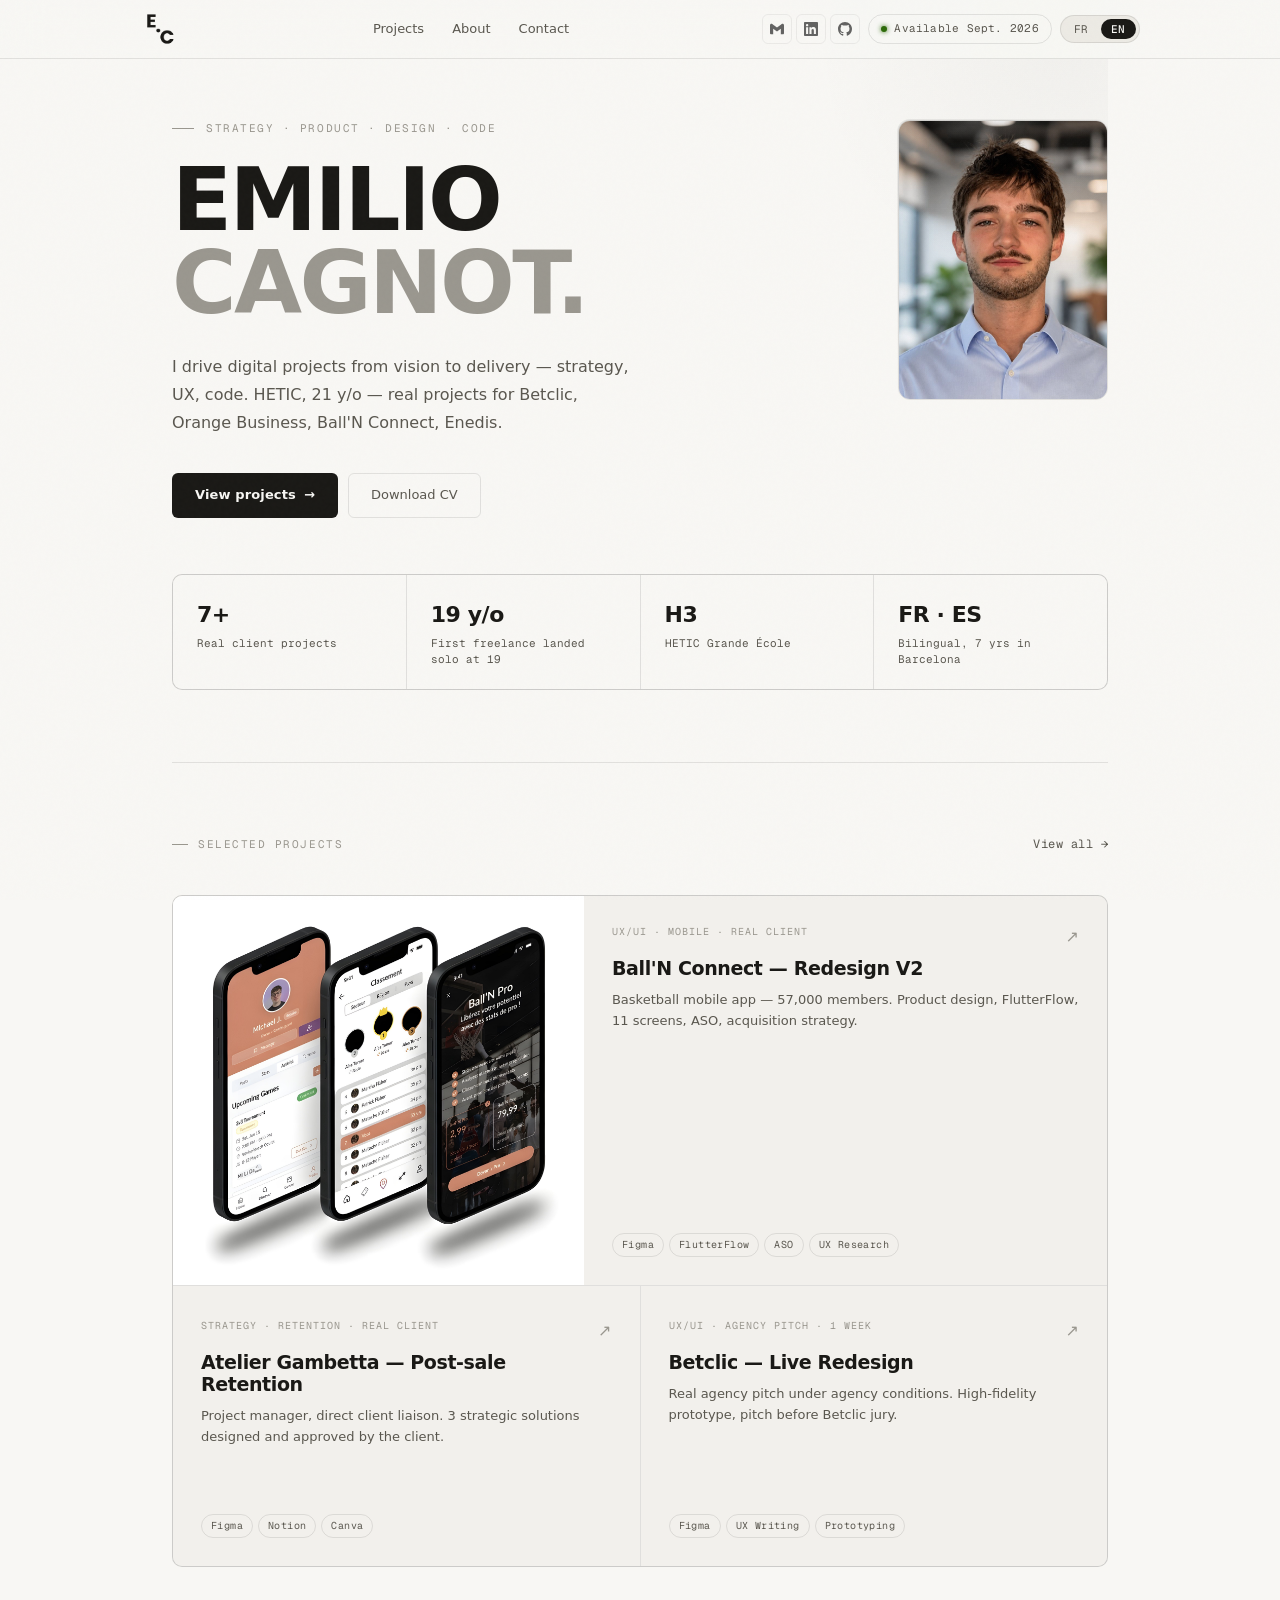
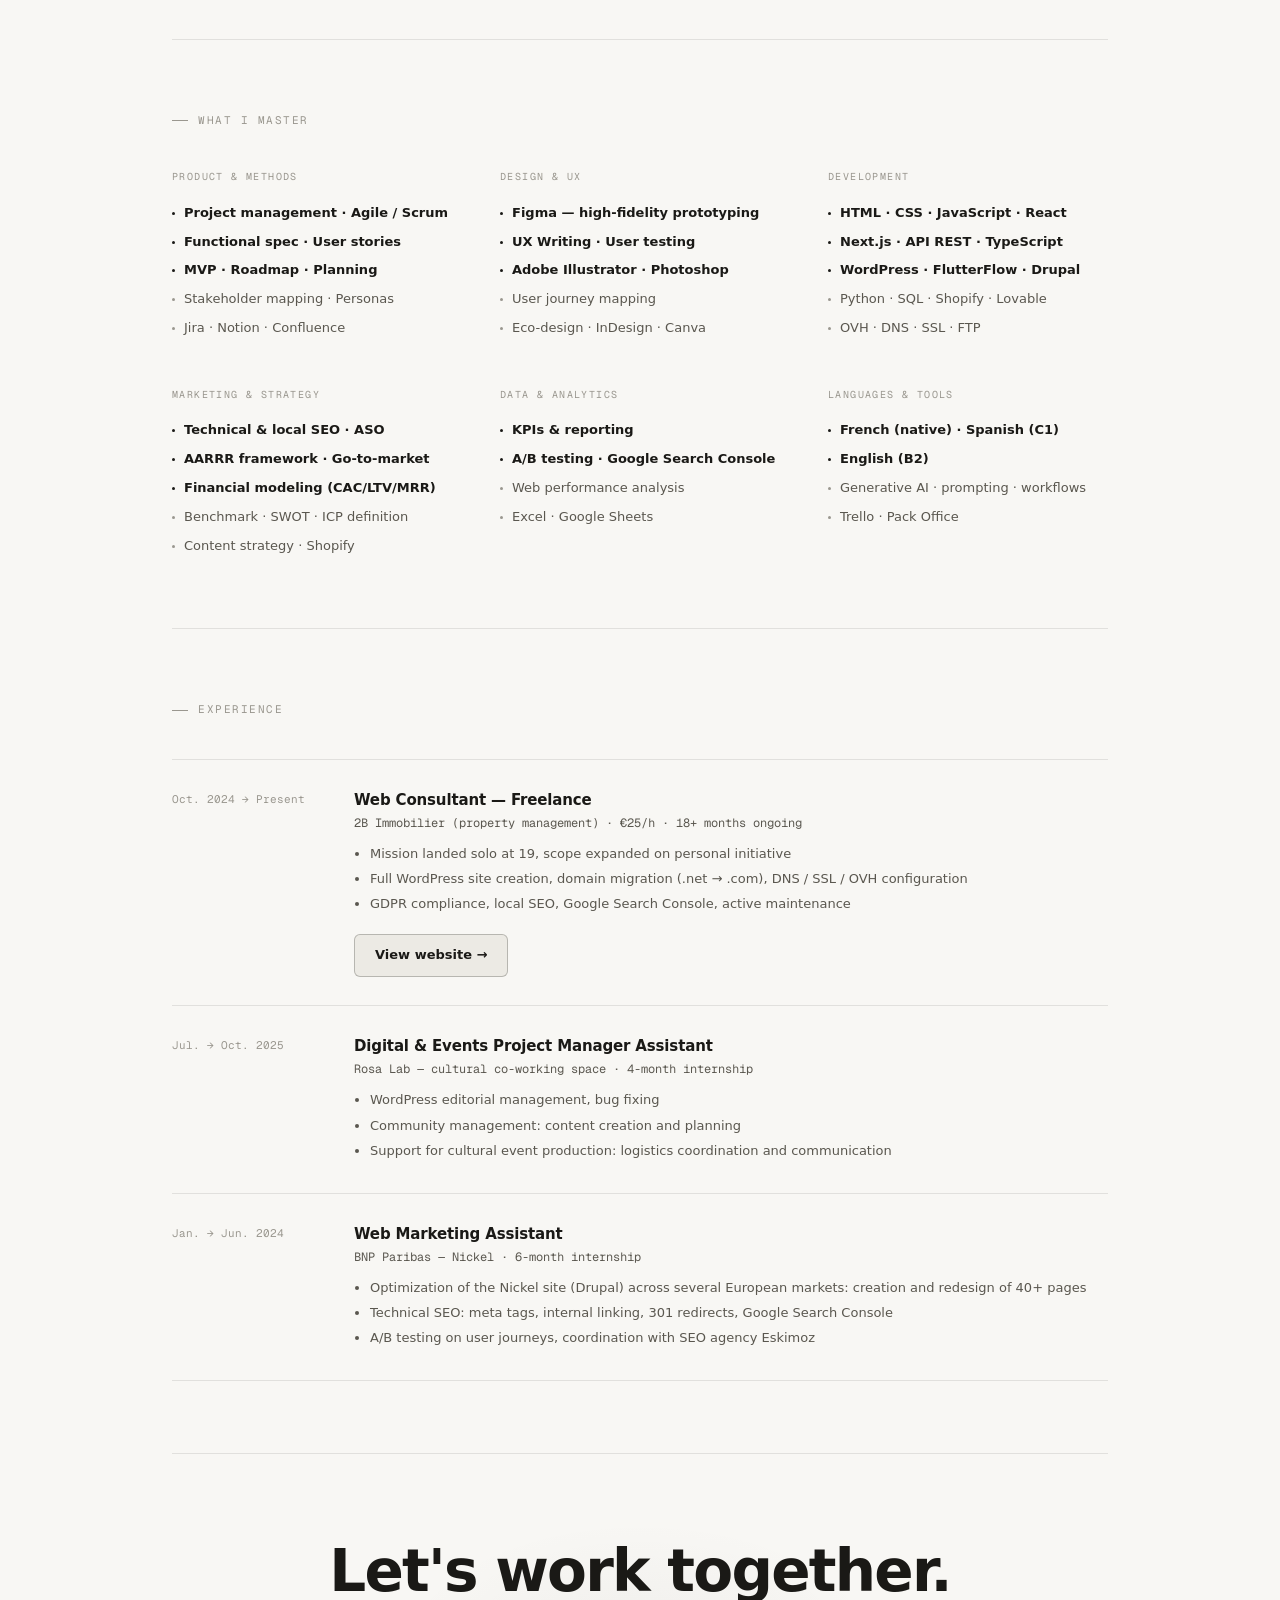
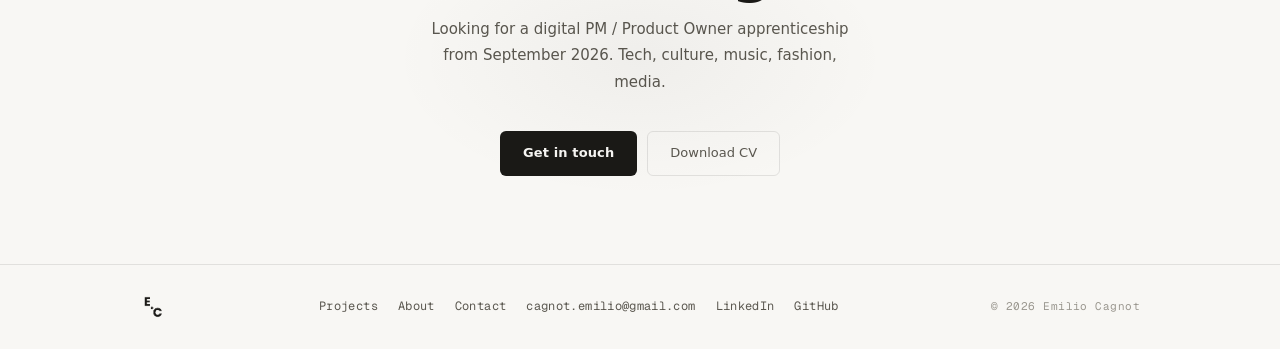
<file: index.html>
<!DOCTYPE html>
<html lang="en">
<head>
  <meta charset="UTF-8" />
  <meta name="viewport" content="width=device-width, initial-scale=1.0" />
  <title>Emilio Cagnot — Digital Project Manager & Product Owner</title>
  <meta name="description" content="Portfolio of Emilio Cagnot, 21, HETIC. Hybrid profile: strategy, UX design, and front-end development. Real projects for Betclic, Orange Business, Ball'N Connect, Enedis. Available for apprenticeship Sept. 2026." />
  <meta name="keywords" content="Emilio Cagnot, digital project manager, product owner, UX designer, HETIC, portfolio, apprenticeship 2026" />
  <meta name="author" content="Emilio Cagnot" />
  <meta name="robots" content="index, follow" />
  <meta property="og:title" content="Emilio Cagnot — Digital Project Manager & Product Owner" />
  <meta property="og:description" content="Portfolio of Emilio Cagnot — Hybrid profile: strategy, UX, code. Real projects for Betclic, Orange Business, Ball'N Connect, Enedis." />
  <meta property="og:image" content="assets/emilio.png" />
  <meta property="og:type" content="website" />
  <meta name="twitter:card" content="summary_large_image" />
  <link rel="canonical" href="https://poltn.github.io/Portfolio/" />
  <link rel="icon" type="image/png" href="assets/logo-final.png" />
  <link rel="stylesheet" href="style.css" />
</head>
<body>
<div class="cursor"></div>
<div class="cursor-ring"></div>

<nav>
  <div class="nav-inner">
    <a href="index.html" class="nav-logo">
      <img src="assets/logo-final.png" alt="Emilio Cagnot" />
    </a>
    <div class="nav-links">
      <a href="projects.html" data-i18n="nav.projects">Projects</a>
      <a href="about.html" data-i18n="nav.about">About</a>
      <a href="contact.html" data-i18n="nav.contact">Contact</a>
    </div>
    <div class="nav-right">
      <div class="nav-social">
        <a href="mailto:cagnot.emilio@gmail.com" title="Gmail" target="_blank"><img src="assets/icons/gmail.svg" alt="Gmail" /></a>
        <a href="https://linkedin.com/in/emilio-cagnot-821759236/" title="LinkedIn" target="_blank" rel="noopener"><img src="assets/icons/linkedin.svg" alt="LinkedIn" /></a>
        <a href="https://github.com/PoltN" title="GitHub" target="_blank" rel="noopener"><img src="assets/icons/github.svg" alt="GitHub" /></a>
      </div>
      <div class="badge-available"><span class="dot"></span><span data-i18n="nav.available">Available Sept. 2026</span></div>
      <div class="lang-toggle">
        <button class="lang-btn" data-lang="fr">FR</button>
        <button class="lang-btn active" data-lang="en">EN</button>
      </div>
    </div>
  </div>
</nav>

<main>
<div class="container">

  <section class="hero">
    <div class="hero-top">
      <div class="hero-left">
        <p class="hero-tag reveal" data-i18n="hero.tag">Strategy · Product · Design · Code</p>
        <h1 class="reveal reveal-d1">
          <span data-i18n="hero.h1a">EMILIO</span><br>
          <span class="muted" data-i18n="hero.h1b">CAGNOT.</span>
        </h1>
        <p class="hero-sub reveal reveal-d2" data-i18n="hero.sub">I drive digital projects from vision to delivery — strategy, UX, code. HETIC, 21 y/o — real projects for Betclic, Orange Business, Ball'N Connect, Enedis.</p>
        <div class="hero-cta reveal reveal-d3">
          <a href="projects.html" class="btn-primary"><span data-i18n="hero.cta1">View projects</span> →</a>
          <a href="assets/CV_Emilio_Cagnot.pdf" class="btn-ghost" target="_blank" rel="noopener"><span data-i18n="hero.cta2">Download CV</span></a>
        </div>
      </div>
      <div class="hero-photo-col reveal reveal-d2">
        <div class="hero-photo-wrap">
          <img src="assets/emilio.png" alt="Emilio Cagnot" class="hero-photo" />
        </div>
      </div>
    </div>
    <div class="hero-stats reveal reveal-d4">
      <div class="stat"><div class="stat-n">7+</div><div class="stat-l" data-i18n="stats.0">Real client projects</div></div>
      <div class="stat"><div class="stat-n">19 y/o</div><div class="stat-l" data-i18n="stats.1">First freelance landed solo at 19</div></div>
      <div class="stat"><div class="stat-n">H3</div><div class="stat-l" data-i18n="stats.2">HETIC Grande École</div></div>
      <div class="stat"><div class="stat-n">FR · ES</div><div class="stat-l" data-i18n="stats.3">Bilingual, 7 yrs in Barcelona</div></div>
    </div>
  </section>

  <section class="section">
    <div class="section-header reveal">
      <span class="section-label" data-i18n="projectsLabel">Selected projects</span>
      <a href="projects.html" class="section-link" data-i18n="projectsLink">View all →</a>
    </div>
    <div class="projects-grid">
      <a href="projects.html#ballnconnect" class="project-card wide reveal">
        <div class="project-img-wrap"><img src="assets/ballnconnect-mockup.png" alt="Ball'N Connect" class="project-img" style="object-position:center;" /></div>
        <div class="project-body-pad">
          <div class="project-top"><span class="project-tag" data-i18n="home.bnc.tag">UX/UI · Mobile · Real client</span><span class="project-arrow">↗</span></div>
          <p class="project-title" data-i18n="home.bnc.title">Ball'N Connect — Redesign V2</p>
          <p class="project-desc" data-i18n="home.bnc.desc">Basketball mobile app — 57,000 members. Product design, FlutterFlow, 11 screens, ASO, acquisition strategy.</p>
          <div class="project-pills"><span class="pill">Figma</span><span class="pill">FlutterFlow</span><span class="pill">ASO</span><span class="pill">UX Research</span></div>
        </div>
      </a>
      <a href="projects.html#gambetta" class="project-card reveal">
        <div class="project-body-pad" style="padding-top:2rem;">
          <div class="project-top"><span class="project-tag" data-i18n="home.gambetta.tag">Strategy · Retention · Real client</span><span class="project-arrow">↗</span></div>
          <p class="project-title" data-i18n="home.gambetta.title">Atelier Gambetta — Post-sale Retention</p>
          <p class="project-desc" data-i18n="home.gambetta.desc">Project manager, direct client liaison. 3 strategic solutions designed and approved by the client.</p>
          <div class="project-pills"><span class="pill">Figma</span><span class="pill">Notion</span><span class="pill">Canva</span></div>
        </div>
      </a>
      <a href="projects.html#betclic" class="project-card reveal reveal-d1">
        <div class="project-body-pad" style="padding-top:2rem;">
          <div class="project-top"><span class="project-tag" data-i18n="home.betclic.tag">UX/UI · Agency pitch · 1 week</span><span class="project-arrow">↗</span></div>
          <p class="project-title" data-i18n="home.betclic.title">Betclic — Live Redesign</p>
          <p class="project-desc" data-i18n="home.betclic.desc">Real agency pitch under agency conditions. High-fidelity prototype, pitch before Betclic jury.</p>
          <div class="project-pills"><span class="pill">Figma</span><span class="pill">UX Writing</span><span class="pill" data-i18n="pill.prototyping">Prototyping</span></div>
        </div>
      </a>
    </div>
  </section>

  <section class="section">
    <div class="section-header reveal"><span class="section-label" data-i18n="skillsLabel">What I master</span></div>
    <div class="skills-cols">
      <div class="reveal">
        <p class="skill-group-label" data-i18n="skill.product">Product & Methods</p>
        <div class="skill-list">
          <span class="skill-item strong" data-i18n="skill.s1">Project management · Agile / Scrum</span>
          <span class="skill-item strong" data-i18n="skill.s2">Functional spec · User stories</span>
          <span class="skill-item strong" data-i18n="skill.s3">MVP · Roadmap · Planning</span>
          <span class="skill-item" data-i18n="skill.s4">Stakeholder mapping · Personas</span>
          <span class="skill-item" data-i18n="skill.s5">Jira · Notion · Confluence</span>
        </div>
      </div>
      <div class="reveal reveal-d1">
        <p class="skill-group-label" data-i18n="skill.design">Design & UX</p>
        <div class="skill-list">
          <span class="skill-item strong" data-i18n="skill.d1">Figma — high-fidelity prototyping</span>
          <span class="skill-item strong" data-i18n="skill.d2">UX Writing · User testing</span>
          <span class="skill-item strong" data-i18n="skill.d3">Adobe Illustrator · Photoshop</span>
          <span class="skill-item" data-i18n="skill.d4">User journey mapping</span>
          <span class="skill-item" data-i18n="skill.d5">Eco-design · InDesign · Canva</span>
        </div>
      </div>
      <div class="reveal reveal-d2">
        <p class="skill-group-label" data-i18n="skill.dev">Development</p>
        <div class="skill-list">
          <span class="skill-item strong" data-i18n="skill.dev1">HTML · CSS · JavaScript · React</span>
          <span class="skill-item strong" data-i18n="skill.dev2">Next.js · API REST · TypeScript</span>
          <span class="skill-item strong" data-i18n="skill.dev3">WordPress · FlutterFlow · Drupal</span>
          <span class="skill-item" data-i18n="skill.dev4">Python · SQL · Shopify · Lovable</span>
          <span class="skill-item" data-i18n="skill.dev5">OVH · DNS · SSL · FTP</span>
        </div>
      </div>
      <div class="reveal">
        <p class="skill-group-label" data-i18n="skill.marketing">Marketing & Strategy</p>
        <div class="skill-list">
          <span class="skill-item strong" data-i18n="skill.m1">Technical & local SEO · ASO</span>
          <span class="skill-item strong" data-i18n="skill.m2">AARRR framework · Go-to-market</span>
          <span class="skill-item strong" data-i18n="skill.m3">Financial modeling (CAC/LTV/MRR)</span>
          <span class="skill-item" data-i18n="skill.m4">Benchmark · SWOT · ICP definition</span>
          <span class="skill-item" data-i18n="skill.m5">Content strategy · Shopify</span>
        </div>
      </div>
      <div class="reveal reveal-d1">
        <p class="skill-group-label" data-i18n="skill.data">Data & Analytics</p>
        <div class="skill-list">
          <span class="skill-item strong" data-i18n="skill.da1">KPIs & reporting</span>
          <span class="skill-item strong" data-i18n="skill.da2">A/B testing · Google Search Console</span>
          <span class="skill-item" data-i18n="skill.da3">Web performance analysis</span>
          <span class="skill-item" data-i18n="skill.da4">Excel · Google Sheets</span>
        </div>
      </div>
      <div class="reveal reveal-d2">
        <p class="skill-group-label" data-i18n="skill.lang">Languages & Tools</p>
        <div class="skill-list">
          <span class="skill-item strong" data-i18n="skill.l1">French (native) · Spanish (C1)</span>
          <span class="skill-item strong" data-i18n="skill.l2">English (B2)</span>
          <span class="skill-item" data-i18n="skill.l3">Generative AI · prompting · workflows</span>
          <span class="skill-item" data-i18n="skill.l4">Trello · Pack Office</span>
        </div>
      </div>
    </div>
  </section>

  <section class="section">
    <div class="section-header reveal"><span class="section-label" data-i18n="xpLabel">Experience</span></div>
    <div class="xp-list">
      <div class="xp-item reveal">
        <div class="xp-date" data-i18n="xp.2b.date">Oct. 2024 → Present</div>
        <div>
          <div class="xp-role" data-i18n="xp.2b.role">Web Consultant — Freelance</div>
          <div class="xp-company" data-i18n="xp.2b.company">2B Immobilier (property management) · €25/h · 18+ months ongoing</div>
          <div class="xp-detail"><ul>
            <li data-i18n="xp.2b.li1">Mission landed solo at 19, scope expanded on personal initiative</li>
            <li data-i18n="xp.2b.li2">Full WordPress site creation, domain migration (.net → .com), DNS / SSL / OVH configuration</li>
            <li data-i18n="xp.2b.li3">GDPR compliance, local SEO, Google Search Console, active maintenance</li>
          </ul></div>
          <a href="https://2b-immobilier.com/" target="_blank" rel="noopener" class="project-action" style="margin-top:1rem; display:inline-flex;" data-i18n="xp.2b.cta">View website →</a>
        </div>
      </div>
      <div class="xp-item reveal reveal-d1">
        <div class="xp-date" data-i18n="xp.rosa.date">Jul. → Oct. 2025</div>
        <div>
          <div class="xp-role" data-i18n="xp.rosa.role">Digital & Events Project Manager Assistant</div>
          <div class="xp-company" data-i18n="xp.rosa.company">Rosa Lab — cultural co-working space · 4-month internship</div>
          <div class="xp-detail"><ul>
            <li data-i18n="xp.rosa.li1">WordPress editorial management, bug fixing</li>
            <li data-i18n="xp.rosa.li2">Community management: content creation and planning</li>
            <li data-i18n="xp.rosa.li3">Support for cultural event production: logistics coordination and communication</li>
          </ul></div>
        </div>
      </div>
      <div class="xp-item reveal reveal-d2">
        <div class="xp-date" data-i18n="xp.nickel.date">Jan. → Jun. 2024</div>
        <div>
          <div class="xp-role" data-i18n="xp.nickel.role">Web Marketing Assistant</div>
          <div class="xp-company" data-i18n="xp.nickel.company">BNP Paribas — Nickel · 6-month internship</div>
          <div class="xp-detail"><ul>
            <li data-i18n="xp.nickel.li1">Optimization of the Nickel site (Drupal) across several European markets: creation and redesign of 40+ pages</li>
            <li data-i18n="xp.nickel.li2">Technical SEO: meta tags, internal linking, 301 redirects, Google Search Console</li>
            <li data-i18n="xp.nickel.li3">A/B testing on user journeys, coordination with SEO agency Eskimoz</li>
          </ul></div>
        </div>
      </div>
    </div>
  </section>

  <section class="cta-block reveal">
    <h2 data-i18n="ctaH">Let's work together.</h2>
    <p data-i18n="ctaP">Looking for a digital PM / Product Owner apprenticeship from September 2026. Tech, culture, music, fashion, media.</p>
    <div class="cta-btns">
      <a href="contact.html" class="btn-primary"><span data-i18n="ctaBtn1">Get in touch</span></a>
      <a href="assets/CV_Emilio_Cagnot.pdf" class="btn-ghost" target="_blank" rel="noopener"><span data-i18n="ctaBtn2">Download CV</span></a>
    </div>
  </section>

</div>
</main>

<footer>
  <div class="footer-inner">
    <a href="index.html" class="nav-logo" style="text-decoration:none;">
      <img src="assets/logo-final.png" alt="EC" style="height:28px;width:auto;" />
    </a>
    <div class="footer-links">
      <a href="projects.html" data-i18n="nav.projects">Projects</a>
      <a href="about.html" data-i18n="nav.about">About</a>
      <a href="contact.html" data-i18n="nav.contact">Contact</a>
      <a href="mailto:cagnot.emilio@gmail.com">cagnot.emilio@gmail.com</a>
      <a href="https://linkedin.com/in/emilio-cagnot-821759236/" target="_blank" rel="noopener">LinkedIn</a>
      <a href="https://github.com/PoltN" target="_blank" rel="noopener">GitHub</a>
    </div>
    <span class="footer-copy" data-i18n="footerCopy">© 2026 Emilio Cagnot</span>
  </div>
</footer>

<script src="script.js"></script>
</body>
</html>
</file>
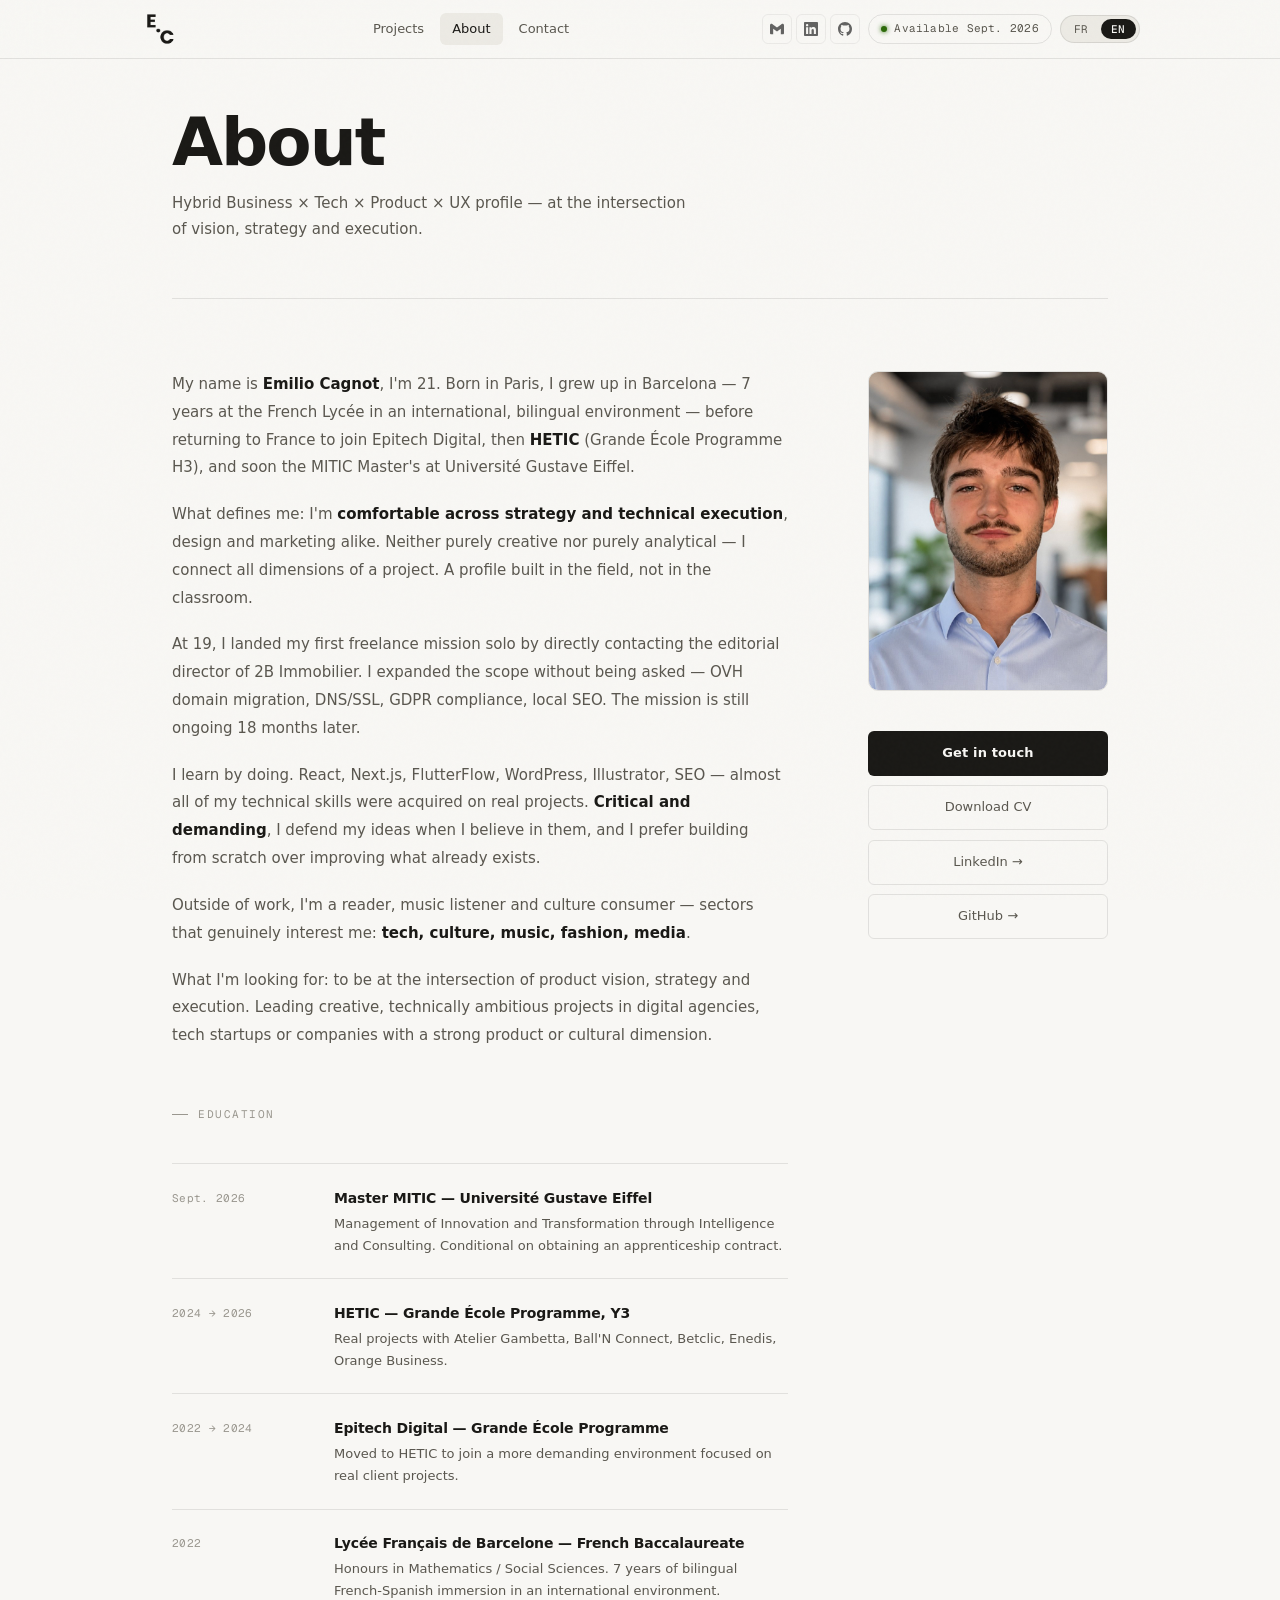
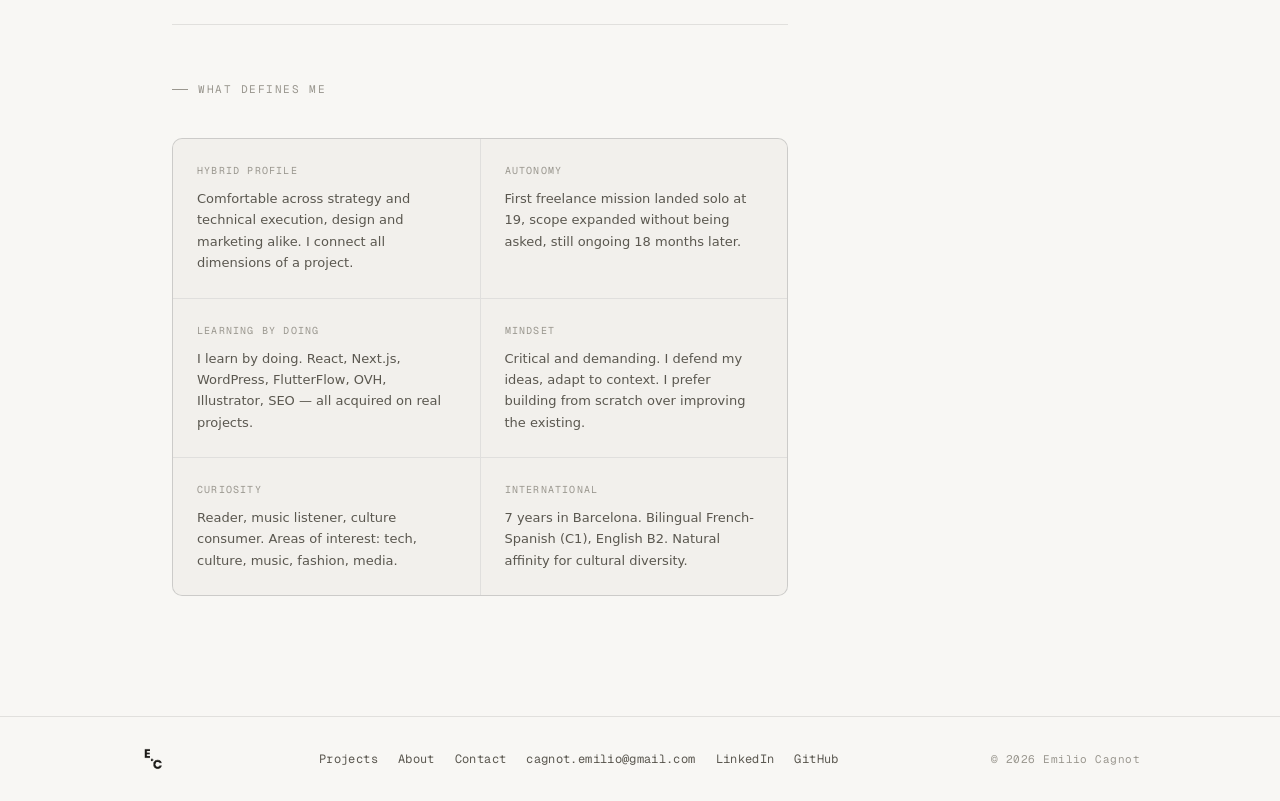
<file: about.html>
<!DOCTYPE html>
<html lang="en">
<head>
  <meta charset="UTF-8" />
  <meta name="viewport" content="width=device-width, initial-scale=1.0" />
  <title>About — Emilio Cagnot</title>
  <meta name="description" content="Hybrid Business × Tech × Product × UX profile. 21 y/o, HETIC Grande École, bilingual French-Spanish. Freelance since 19, real projects, learning by doing." />
  <meta name="keywords" content="Emilio Cagnot, HETIC, hybrid profile, product design, digital strategy, bilingual, Barcelona" />
  <meta name="author" content="Emilio Cagnot" />
  <meta name="robots" content="index, follow" />
  <meta property="og:title" content="About — Emilio Cagnot" />
  <meta property="og:type" content="website" />
  <link rel="canonical" href="https://poltn.github.io/Portfolio/about.html" />
  <link rel="icon" type="image/png" href="assets/logo-final.png" />
  <link rel="stylesheet" href="style.css" />
  <style>
    .tl-item { display:grid; grid-template-columns:130px 1fr; gap:2rem; padding:1.4rem 0; border-bottom:1px solid var(--border); align-items:start; }
    .tl-item:first-child { border-top:1px solid var(--border); }
    .tl-year { font-family:var(--mono); font-size:11px; color:var(--fg-faint); padding-top:3px; letter-spacing:0.03em; }
    .tl-school { font-family:var(--display); font-size:14px; font-weight:600; margin-bottom:4px; }
    .tl-detail { font-size:13px; color:var(--fg-muted); line-height:1.65; }
    .values-grid { display:grid; grid-template-columns:repeat(2,1fr); gap:1px; border:1px solid var(--border); border-radius:var(--radius); overflow:hidden; background:var(--border); margin-top:2rem; }
    .value-card { background:var(--bg-1); padding:1.5rem; transition:background 0.2s; }
    .value-card:hover { background:var(--bg-2); }
    .value-label { font-family:var(--mono); font-size:10px; text-transform:uppercase; letter-spacing:0.12em; color:var(--fg-faint); margin-bottom:0.55rem; }
    .value-text { font-size:13px; color:var(--fg-muted); line-height:1.65; }
    @media (max-width:768px) { .tl-item { grid-template-columns:1fr; gap:0.25rem; } .values-grid { grid-template-columns:1fr; } }
  </style>
</head>
<body>
<div class="cursor"></div>
<div class="cursor-ring"></div>

<nav>
  <div class="nav-inner">
    <a href="index.html" class="nav-logo">
      <img src="assets/logo-final.png" alt="Emilio Cagnot" />
    </a>
    <div class="nav-links">
      <a href="projects.html" data-i18n="nav.projects">Projects</a>
      <a href="about.html" class="active" data-i18n="nav.about">About</a>
      <a href="contact.html" data-i18n="nav.contact">Contact</a>
    </div>
    <div class="nav-right">
      <div class="nav-social">
        <a href="mailto:cagnot.emilio@gmail.com" title="Gmail" target="_blank"><img src="assets/icons/gmail.svg" alt="Gmail" /></a>
        <a href="https://linkedin.com/in/emilio-cagnot-821759236/" title="LinkedIn" target="_blank" rel="noopener"><img src="assets/icons/linkedin.svg" alt="LinkedIn" /></a>
        <a href="https://github.com/PoltN" title="GitHub" target="_blank" rel="noopener"><img src="assets/icons/github.svg" alt="GitHub" /></a>
      </div>
      <div class="badge-available"><span class="dot"></span><span data-i18n="nav.available">Available Sept. 2026</span></div>
      <div class="lang-toggle">
        <button class="lang-btn" data-lang="fr">FR</button>
        <button class="lang-btn active" data-lang="en">EN</button>
      </div>
    </div>
  </div>
</nav>

<main>
<div class="container">

  <div class="page-header reveal">
    <h1 data-i18n="about.title">About</h1>
    <p data-i18n="about.sub">Hybrid Business × Tech × Product × UX profile — at the intersection of vision, strategy and execution.</p>
  </div>

  <div class="about-grid">
    <div>
      <div class="about-text reveal">
        <p id="about-p1">My name is <strong>Emilio Cagnot</strong>, I'm 21. Born in Paris, I grew up in Barcelona — 7 years at the French Lycée in an international, bilingual environment — before returning to France to join Epitech Digital, then <strong>HETIC</strong> (Grande École Programme H3), and soon the MITIC Master's at Université Gustave Eiffel.</p>
        <p id="about-p2">What defines me: I'm <strong>comfortable across strategy and technical execution</strong>, design and marketing alike. Neither purely creative nor purely analytical — I connect all dimensions of a project. A profile built in the field, not in the classroom.</p>
        <p id="about-p3">At 19, I landed my first freelance mission solo by directly contacting the editorial director of 2B Immobilier. I expanded the scope without being asked — OVH domain migration, DNS/SSL, GDPR compliance, local SEO. The mission is still ongoing 18 months later.</p>
        <p id="about-p4">I learn by doing. React, Next.js, FlutterFlow, WordPress, Illustrator, SEO — almost all of my technical skills were acquired on real projects. <strong>Critical and demanding</strong>, I defend my ideas when I believe in them, and I prefer building from scratch over improving what already exists.</p>
        <p id="about-p5">Outside of work, I'm a reader, music listener and culture consumer — sectors that genuinely interest me: <strong>tech, culture, music, fashion, media</strong>.</p>
        <p id="about-p6">What I'm looking for: to be at the intersection of product vision, strategy and execution. Leading creative, technically ambitious projects in digital agencies, tech startups or companies with a strong product or cultural dimension.</p>
      </div>

      <section style="padding-top:3.5rem;">
        <div class="section-header reveal">
          <span class="section-label" data-i18n="about.formation">Education</span>
        </div>
        <div class="reveal">
          <div class="tl-item">
            <div class="tl-year">Sept. 2026</div>
            <div>
              <div class="tl-school" id="tl-mitic">Master MITIC — Université Gustave Eiffel</div>
              <div class="tl-detail" id="tl-mitic-d">Management of Innovation and Transformation through Intelligence and Consulting. Conditional on obtaining an apprenticeship contract.</div>
            </div>
          </div>
          <div class="tl-item">
            <div class="tl-year">2024 → 2026</div>
            <div>
              <div class="tl-school" id="tl-hetic">HETIC — Grande École Programme, Y3</div>
              <div class="tl-detail" id="tl-hetic-d">Real projects with Atelier Gambetta, Ball'N Connect, Betclic, Enedis, Orange Business.</div>
            </div>
          </div>
          <div class="tl-item">
            <div class="tl-year">2022 → 2024</div>
            <div>
              <div class="tl-school" id="tl-epitech">Epitech Digital — Grande École Programme</div>
              <div class="tl-detail" id="tl-epitech-d">Moved to HETIC to join a more demanding environment focused on real client projects.</div>
            </div>
          </div>
          <div class="tl-item">
            <div class="tl-year">2022</div>
            <div>
              <div class="tl-school" id="tl-bac">Lycée Français de Barcelone — French Baccalaureate</div>
              <div class="tl-detail" id="tl-bac-d">Honours in Mathematics / Social Sciences. 7 years of bilingual French-Spanish immersion in an international environment.</div>
            </div>
          </div>
        </div>
      </section>

      <section style="padding-top:3.5rem; padding-bottom:3rem;">
        <div class="section-header reveal">
          <span class="section-label" data-i18n="about.values">What defines me</span>
        </div>
        <div class="values-grid reveal">
          <div class="value-card">
            <div class="value-label" data-i18n="about.val.hybrid">Hybrid profile</div>
            <div class="value-text" data-i18n="about.val.hybrid.txt">Comfortable across strategy and technical execution, design and marketing alike. I connect all dimensions of a project.</div>
          </div>
          <div class="value-card">
            <div class="value-label" data-i18n="about.val.auto">Autonomy</div>
            <div class="value-text" data-i18n="about.val.auto.txt">First freelance mission landed solo at 19, scope expanded without being asked, still ongoing 18 months later.</div>
          </div>
          <div class="value-card">
            <div class="value-label" data-i18n="about.val.learn">Learning by doing</div>
            <div class="value-text" data-i18n="about.val.learn.txt">I learn by doing. React, Next.js, WordPress, FlutterFlow, OVH, Illustrator, SEO — all acquired on real projects.</div>
          </div>
          <div class="value-card">
            <div class="value-label" data-i18n="about.val.mindset">Mindset</div>
            <div class="value-text" data-i18n="about.val.mindset.txt">Critical and demanding. I defend my ideas, adapt to context. I prefer building from scratch over improving the existing.</div>
          </div>
          <div class="value-card">
            <div class="value-label" data-i18n="about.val.curious">Curiosity</div>
            <div class="value-text" data-i18n="about.val.curious.txt">Reader, music listener, culture consumer. Areas of interest: tech, culture, music, fashion, media.</div>
          </div>
          <div class="value-card">
            <div class="value-label" data-i18n="about.val.intl">International</div>
            <div class="value-text" data-i18n="about.val.intl.txt">7 years in Barcelona. Bilingual French-Spanish (C1), English B2. Natural affinity for cultural diversity.</div>
          </div>
        </div>
      </section>
    </div>

    <div class="about-sidebar">
      <img src="assets/emilio.png" alt="Emilio Cagnot" class="about-photo" />
      <div style="display:flex; flex-direction:column; gap:0.6rem; margin-top:1.25rem;">
        <a href="contact.html" class="btn-primary" style="justify-content:center;" data-i18n="about.cta1">Get in touch</a>
        <a href="assets/CV_Emilio_Cagnot.pdf" class="btn-ghost" style="justify-content:center;" target="_blank" rel="noopener" data-i18n="about.cta2">Download CV</a>
        <a href="https://linkedin.com/in/emilio-cagnot-821759236/" class="btn-ghost" style="justify-content:center;" target="_blank" rel="noopener">LinkedIn →</a>
        <a href="https://github.com/PoltN" class="btn-ghost" style="justify-content:center;" target="_blank" rel="noopener">GitHub →</a>
      </div>
    </div>
  </div>

</div>
</main>

<footer>
  <div class="footer-inner">
    <a href="index.html" class="nav-logo" style="text-decoration:none;">
      <img src="assets/logo-final.png" alt="EC" style="height:28px;width:auto;" />
    </a>
    <div class="footer-links">
      <a href="projects.html" data-i18n="nav.projects">Projects</a>
      <a href="about.html" data-i18n="nav.about">About</a>
      <a href="contact.html" data-i18n="nav.contact">Contact</a>
      <a href="mailto:cagnot.emilio@gmail.com">cagnot.emilio@gmail.com</a>
      <a href="https://linkedin.com/in/emilio-cagnot-821759236/" target="_blank" rel="noopener">LinkedIn</a>
      <a href="https://github.com/PoltN" target="_blank" rel="noopener">GitHub</a>
    </div>
    <span class="footer-copy" data-i18n="footerCopy">© 2026 Emilio Cagnot</span>
  </div>
</footer>

<script src="script.js"></script>
<script>
// About page paragraphs — bilingual
const aboutTexts = {
  fr: {
    'about-p1': "Je m'appelle <strong>Emilio Cagnot</strong>, j'ai 21 ans. Né à Paris, j'ai grandi à Barcelone — 7 ans au Lycée Français dans un environnement international et bilingue — avant de rentrer en France pour intégrer Epitech Digital, puis <strong>HETIC</strong> (Programme Grande École H3), et prochainement le Master MITIC à l'Université Gustave Eiffel.",
    'about-p2': "Ce qui me définit : je suis <strong>à l'aise aussi bien sur la stratégie que sur l'exécution technique</strong>, le design que le marketing. Ni purement créatif, ni purement analytique — je fais le lien entre toutes les dimensions d'un projet. Un profil que j'ai construit sur le terrain, pas en cours.",
    'about-p3': "À 19 ans, j'ai décroché seul ma première mission freelance en contactant directement la directrice de publication de 2B Immobilier. J'ai élargi le périmètre initial sans qu'on me le demande — migration de domaine OVH, DNS/SSL, conformité RGPD, SEO local. La mission est toujours en cours 18 mois plus tard.",
    'about-p4': "J'apprends en faisant. React, Next.js, FlutterFlow, WordPress, Illustrator, SEO — la quasi-totalité de mes compétences techniques ont été acquises sur des projets réels. <strong>Critique et exigeant</strong>, je défends mes idées quand je les crois bonnes, et je préfère créer de zéro plutôt qu'améliorer l'existant.",
    'about-p5': "En dehors du travail, je suis lecteur, auditeur de musique et consommateur de culture — des secteurs qui m'intéressent profondément : <strong>tech, culture, musique, mode, médias</strong>.",
    'about-p6': "Ce que je cherche : être à l'intersection entre la vision produit, la stratégie et l'exécution. Diriger des projets créatifs et technologiquement ambitieux, dans des agences digitales, des startups tech ou des entreprises à forte dimension produit ou culturelle.",
    'tl-mitic': 'Master MITIC — Université Gustave Eiffel',
    'tl-mitic-d': "Management de l'Innovation et de la Transformation par l'Intelligence et le Conseil. En intégration, conditionné à l'obtention d'une alternance.",
    'tl-hetic': 'HETIC — Programme Grande École, H3',
    'tl-hetic-d': "Projets réels avec Atelier Gambetta, Ball'N Connect, Betclic, Enedis, Orange Business.",
    'tl-epitech': 'Epitech Digital — Programme Grande École',
    'tl-epitech-d': "Transition vers HETIC pour intégrer un environnement plus exigeant et orienté projets clients réels.",
    'tl-bac': 'Lycée Français de Barcelone — Bac général',
    'tl-bac-d': "Mention Mathématiques / SES. 7 ans d'immersion bilingue franco-espagnol dans un environnement international.",
  },
  en: {
    'about-p1': "My name is <strong>Emilio Cagnot</strong>, I'm 21. Born in Paris, I grew up in Barcelona — 7 years at the French Lycée in an international, bilingual environment — before returning to France to join Epitech Digital, then <strong>HETIC</strong> (Grande École Programme H3), and soon the MITIC Master's at Université Gustave Eiffel.",
    'about-p2': "What defines me: I'm <strong>comfortable across strategy and technical execution</strong>, design and marketing alike. Neither purely creative nor purely analytical — I connect all dimensions of a project. A profile built in the field, not in the classroom.",
    'about-p3': "At 19, I landed my first freelance mission solo by directly contacting the editorial director of 2B Immobilier. I expanded the scope without being asked — OVH domain migration, DNS/SSL, GDPR compliance, local SEO. The mission is still ongoing 18 months later.",
    'about-p4': "I learn by doing. React, Next.js, FlutterFlow, WordPress, Illustrator, SEO — almost all of my technical skills were acquired on real projects. <strong>Critical and demanding</strong>, I defend my ideas when I believe in them, and I prefer building from scratch over improving what already exists.",
    'about-p5': "Outside of work, I'm a reader, music listener and culture consumer — sectors that genuinely interest me: <strong>tech, culture, music, fashion, media</strong>.",
    'about-p6': "What I'm looking for: to be at the intersection of product vision, strategy and execution. Leading creative, technically ambitious projects in digital agencies, tech startups or companies with a strong product or cultural dimension.",
    'tl-mitic': 'Master MITIC — Université Gustave Eiffel',
    'tl-mitic-d': 'Management of Innovation and Transformation through Intelligence and Consulting. Conditional on obtaining an apprenticeship contract.',
    'tl-hetic': "HETIC — Grande École Programme, Y3",
    'tl-hetic-d': "Real projects with Atelier Gambetta, Ball'N Connect, Betclic, Enedis, Orange Business.",
    'tl-epitech': 'Epitech Digital — Grande École Programme',
    'tl-epitech-d': 'Moved to HETIC to join a more demanding environment focused on real client projects.',
    'tl-bac': 'Lycée Français de Barcelone — French Baccalaureate',
    'tl-bac-d': 'Honours in Mathematics / Social Sciences. 7 years of bilingual French-Spanish immersion in an international environment.',
  }
};

// Override applyLang to also handle innerHTML elements
const origApply = window.applyLang;
document.addEventListener('DOMContentLoaded', () => {
  // Patch lang toggle to also update innerHTML elements
  document.querySelectorAll('.lang-btn').forEach(btn => {
    btn.addEventListener('click', () => {
      const l = btn.dataset.lang;
      Object.entries(aboutTexts[l]).forEach(([id, html]) => {
        const el = document.getElementById(id);
        if (el) el.innerHTML = html;
      });
    });
  });

  // Apply on load based on current lang
  const currentLang = localStorage.getItem('lang') || 'en';
  Object.entries(aboutTexts[currentLang]).forEach(([id, html]) => {
    const el = document.getElementById(id);
    if (el) el.innerHTML = html;
  });
});
</script>
</body>
</html>
</file>
<file: style.css>
@import url('https://api.fontshare.com/v2/css?f[]=clash-display@400,500,600,700&f[]=general-sans@300,400,500,600&display=swap');
@import url('https://fonts.googleapis.com/css2?family=Geist+Mono:wght@300;400;500&display=swap');

*, *::before, *::after { box-sizing: border-box; margin: 0; padding: 0; }

:root {
  --bg:       #F8F7F4;
  --bg-1:     #F2F0EC;
  --bg-2:     #ECEAE4;
  --bg-3:     #E0DDD6;
  --fg:       #1A1916;
  --fg-muted: #5A574F;
  --fg-faint: #9A978F;
  --accent:   #1A1916;
  --accent-dim: rgba(26,25,22,0.05);
  --border:   rgba(26,25,22,0.10);
  --border-hover: rgba(26,25,22,0.25);
  --green:    #2D6A0A;
  --radius:   10px;
  --radius-sm:6px;
  --max:      1000px;
  --font:     'General Sans', system-ui, sans-serif;
  --display:  'Clash Display', system-ui, sans-serif;
  --mono:     'Geist Mono', monospace;
  --ease:     cubic-bezier(0.16, 1, 0.3, 1);
}

/* GRAIN */
body::before {
  content: '';
  position: fixed;
  inset: 0;
  z-index: 9999;
  pointer-events: none;
  opacity: 0.018;
  background-image: url("data:image/svg+xml,%3Csvg viewBox='0 0 256 256' xmlns='http://www.w3.org/2000/svg'%3E%3Cfilter id='noise'%3E%3CfeTurbulence type='fractalNoise' baseFrequency='0.9' numOctaves='4' stitchTiles='stitch'/%3E%3C/filter%3E%3Crect width='100%25' height='100%25' filter='url(%23noise)'/%3E%3C/svg%3E");
}

html { scroll-behavior: smooth; }

body {
  font-family: var(--font);
  background: var(--bg);
  color: var(--fg);
  font-size: 16px;
  line-height: 1.6;
  -webkit-font-smoothing: antialiased;
  cursor: none;
  overflow-x: hidden;
}

/* CURSOR */
.cursor {
  width: 8px; height: 8px;
  border-radius: 50%;
  background: var(--fg);
  position: fixed;
  top: 0; left: 0;
  pointer-events: none;
  z-index: 99999;
  transform: translate(-50%, -50%);
  transition: width 0.2s var(--ease), height 0.2s var(--ease), opacity 0.2s;
  mix-blend-mode: multiply;
}
.cursor.hover { width: 36px; height: 36px; opacity: 0.15; }
.cursor-ring {
  width: 32px; height: 32px;
  border-radius: 50%;
  border: 1.5px solid rgba(26,25,22,0.25);
  position: fixed;
  top: 0; left: 0;
  pointer-events: none;
  z-index: 99998;
  transform: translate(-50%, -50%);
  mix-blend-mode: multiply;
}
a, button { cursor: none; }

/* NAV */
nav {
  position: fixed;
  top: 0; left: 0; right: 0;
  z-index: 1000;
  padding: 0 2rem;
  border-bottom: 1px solid var(--border);
  background: rgba(248,247,244,0.88);
  backdrop-filter: blur(20px);
  -webkit-backdrop-filter: blur(20px);
}
.nav-inner {
  max-width: var(--max);
  margin: 0 auto;
  height: 58px;
  display: flex;
  align-items: center;
  justify-content: space-between;
  gap: 1rem;
}
.nav-logo {
  display: flex;
  align-items: center;
  gap: 8px;
  text-decoration: none;
}
.nav-logo img { height: 42px; width: auto; display: block; }
.nav-logo-text {
  font-family: var(--display);
  font-size: 16px;
  font-weight: 600;
  letter-spacing: -0.02em;
  color: var(--fg);
}
.nav-links { display: flex; align-items: center; gap: 0.25rem; }
.nav-links a {
  font-size: 13px;
  font-weight: 500;
  color: var(--fg-muted);
  padding: 6px 12px;
  border-radius: var(--radius-sm);
  text-decoration: none;
  transition: color 0.2s, background 0.2s;
}
.nav-links a:hover, .nav-links a.active { color: var(--fg); background: var(--bg-2); }
.nav-right { display: flex; align-items: center; gap: 8px; flex-shrink: 0; }
.badge-available {
  display: flex; align-items: center; gap: 7px;
  font-size: 11px; font-family: var(--mono);
  color: var(--fg-muted); padding: 5px 12px;
  border: 1px solid var(--border); border-radius: 999px;
  white-space: nowrap; letter-spacing: 0.02em;
}
.dot {
  width: 6px; height: 6px; border-radius: 50%;
  background: var(--green); flex-shrink: 0;
  box-shadow: 0 0 5px var(--green);
  animation: pulse 2s infinite;
}
@keyframes pulse { 0%,100% { opacity:1; } 50% { opacity:0.4; } }
.lang-toggle {
  display: flex; background: var(--bg-2);
  border: 1px solid var(--border); border-radius: 999px;
  padding: 3px; gap: 2px;
}
.lang-btn {
  font-size: 11px; font-family: var(--mono);
  padding: 3px 10px; border-radius: 999px;
  border: none; background: transparent;
  color: var(--fg-muted); cursor: none;
  transition: all 0.2s; letter-spacing: 0.05em;
}
.lang-btn.active { background: var(--fg); color: var(--bg); font-weight: 500; }

/* SOCIAL NAV ICONS */
.nav-social { display: flex; align-items: center; gap: 4px; }
.nav-social a {
  width: 30px; height: 30px;
  display: flex; align-items: center; justify-content: center;
  border: 1px solid var(--border); border-radius: var(--radius-sm);
  color: var(--fg-muted); text-decoration: none;
  transition: color 0.2s, background 0.2s, border-color 0.2s;
  opacity: 0.6;
}
.nav-social a:hover { opacity: 1; background: var(--bg-2); border-color: var(--border-hover); }
.nav-social a img { width: 14px; height: 14px; display: block; filter: grayscale(1); }

/* LAYOUT */
.container { max-width: var(--max); margin: 0 auto; padding: 0 2rem; }

/* SCROLL REVEAL */
.reveal { opacity: 0; transform: translateY(20px); transition: opacity 0.65s var(--ease), transform 0.65s var(--ease); }
.reveal.visible { opacity: 1; transform: none; }
.reveal-d1 { transition-delay: 0.07s; }
.reveal-d2 { transition-delay: 0.14s; }
.reveal-d3 { transition-delay: 0.21s; }
.reveal-d4 { transition-delay: 0.28s; }

/* HERO */
.hero {
  padding: 120px 0 72px;
  border-bottom: 1px solid var(--border);
  position: relative; overflow: hidden;
}
.hero::after {
  content: '';
  position: absolute; top: -200px; right: -200px;
  width: 500px; height: 500px;
  background: radial-gradient(circle, rgba(26,25,22,0.03) 0%, transparent 70%);
  pointer-events: none;
}
.hero-top { display: flex; align-items: flex-start; justify-content: space-between; gap: 3rem; margin-bottom: 3.5rem; }
.hero-left { flex: 1; }
.hero-tag {
  font-family: var(--mono); font-size: 11px;
  text-transform: uppercase; letter-spacing: 0.14em;
  color: var(--fg-faint); margin-bottom: 1.25rem;
  display: flex; align-items: center; gap: 12px;
}
.hero-tag::before { content: ''; display: block; width: 22px; height: 1px; background: var(--fg-faint); }
.hero h1 {
  font-family: var(--display);
  font-size: clamp(52px, 8.5vw, 88px);
  font-weight: 700; line-height: 0.95;
  letter-spacing: -0.03em; margin-bottom: 1.75rem;
}
.hero h1 .muted { color: var(--fg-faint); }
.hero-sub {
  font-size: 16px; color: var(--fg-muted);
  line-height: 1.75; max-width: 460px;
  margin-bottom: 2.25rem; font-weight: 400;
  font-family: var(--font);
}
.hero-cta { display: flex; gap: 10px; flex-wrap: wrap; }

/* BUTTONS */
.btn-primary {
  display: inline-flex; align-items: center; gap: 8px;
  background: var(--fg); color: var(--bg);
  font-size: 13px; font-family: var(--font);
  font-weight: 700; letter-spacing: 0.01em;
  padding: 11px 22px; border-radius: var(--radius-sm);
  border: 1px solid transparent; text-decoration: none;
  transition: opacity 0.2s, transform 0.2s var(--ease);
}
.btn-primary:hover { opacity: 0.85; transform: translateY(-1px); }
.btn-ghost {
  display: inline-flex; align-items: center; gap: 8px;
  background: transparent; color: var(--fg-muted);
  font-size: 13px; font-family: var(--font); font-weight: 500;
  padding: 11px 22px; border-radius: var(--radius-sm);
  border: 1px solid var(--border); text-decoration: none;
  transition: color 0.2s, border-color 0.2s, background 0.2s, transform 0.2s var(--ease);
}
.btn-ghost:hover { color: var(--fg); border-color: var(--border-hover); background: var(--bg-2); transform: translateY(-1px); }

/* PHOTO */
.hero-photo-col { flex-shrink: 0; width: 210px; }
.hero-photo-wrap { position: relative; width: 210px; }
.hero-photo-wrap::before {
  content: ''; position: absolute; inset: -1px;
  border-radius: 13px;
  background: linear-gradient(135deg, rgba(26,25,22,0.08), transparent 60%);
  z-index: 1; pointer-events: none;
}
.hero-photo {
  width: 100%; aspect-ratio: 3/4;
  object-fit: cover; object-position: center top;
  border-radius: 12px; display: block;
  border: 1px solid var(--border);
}

/* STATS */
.hero-stats {
  display: grid; grid-template-columns: repeat(4, 1fr);
  gap: 1px; background: var(--border);
  border: 1px solid var(--border); border-radius: var(--radius); overflow: hidden;
}
.stat { background: var(--bg); padding: 1.4rem 1.5rem; transition: background 0.2s; }
.stat:hover { background: var(--bg-2); }
.stat-n { font-family: var(--display); font-size: 22px; font-weight: 700; letter-spacing: -0.02em; margin-bottom: 4px; }
.stat-l { font-size: 11px; font-family: var(--mono); color: var(--fg-muted); line-height: 1.4; }

/* SECTIONS */
.section { padding: 4.5rem 0; border-bottom: 1px solid var(--border); }
.section:last-child { border-bottom: none; }
.section-header { display: flex; align-items: center; justify-content: space-between; margin-bottom: 2.5rem; }
.section-label {
  font-family: var(--mono); font-size: 11px;
  text-transform: uppercase; letter-spacing: 0.14em; color: var(--fg-faint);
  display: flex; align-items: center; gap: 10px;
}
.section-label::before { content: ''; display: block; width: 16px; height: 1px; background: var(--fg-faint); }
.section-link {
  font-size: 12px; font-family: var(--mono); color: var(--fg-muted);
  text-decoration: none; display: flex; align-items: center; gap: 6px;
  transition: color 0.2s, gap 0.2s; letter-spacing: 0.04em;
}
.section-link:hover { color: var(--fg); gap: 10px; }

/* PROJECTS GRID */
.projects-grid {
  display: grid; grid-template-columns: repeat(2, 1fr);
  gap: 1px; background: var(--border);
  border: 1px solid var(--border); border-radius: var(--radius); overflow: hidden;
}
.project-card {
  background: var(--bg-1); padding: 0;
  display: flex; flex-direction: column;
  text-decoration: none; color: inherit;
  position: relative; overflow: hidden;
  transition: background 0.25s; min-height: 280px;
}
.project-card:hover { background: var(--bg-2); }
.project-card.wide { grid-column: span 2; min-height: 320px; flex-direction: row; }
.project-img-wrap { overflow: hidden; flex-shrink: 0; }
.project-card.wide .project-img-wrap { width: 44%; }
.project-img { width: 100%; height: 100%; object-fit: cover; display: block; filter: saturate(90%); transition: filter 0.4s, transform 0.6s var(--ease); }
.project-card:hover .project-img { filter: saturate(105%); transform: scale(1.02); }
.project-body-pad { padding: 1.75rem; display: flex; flex-direction: column; gap: 0.55rem; flex: 1; }
.project-top { display: flex; justify-content: space-between; align-items: flex-start; }
.project-tag { font-family: var(--mono); font-size: 10px; text-transform: uppercase; letter-spacing: 0.1em; color: var(--fg-faint); }
.project-arrow { font-size: 16px; color: var(--fg-faint); transition: transform 0.3s var(--ease), color 0.2s; flex-shrink: 0; }
.project-card:hover .project-arrow { transform: translate(4px, -4px); color: var(--fg); }
.project-title { font-family: var(--display); font-size: 19px; font-weight: 600; letter-spacing: -0.02em; line-height: 1.15; }
.project-desc { font-size: 13px; color: var(--fg-muted); line-height: 1.65; }
.project-pills { display: flex; flex-wrap: wrap; gap: 5px; margin-top: auto; padding-top: 0.75rem; }
.pill {
  font-size: 10px; font-family: var(--mono); padding: 3px 9px;
  border-radius: 999px; border: 1px solid var(--border);
  color: var(--fg-muted); letter-spacing: 0.04em; transition: border-color 0.2s, color 0.2s;
}
.project-card:hover .pill { border-color: var(--border-hover); }

/* EXPERIENCE */
.xp-list { display: flex; flex-direction: column; }
.xp-item {
  display: grid; grid-template-columns: 150px 1fr;
  gap: 2rem; padding: 1.75rem 0;
  border-bottom: 1px solid var(--border); align-items: start;
}
.xp-item:first-child { border-top: 1px solid var(--border); }
.xp-date { font-family: var(--mono); font-size: 11px; color: var(--fg-faint); padding-top: 3px; line-height: 1.6; }
.xp-role { font-family: var(--display); font-size: 15px; font-weight: 600; margin-bottom: 2px; letter-spacing: -0.01em; }
.xp-company { font-size: 12px; font-family: var(--mono); color: var(--fg-muted); margin-bottom: 10px; }
.xp-detail { font-size: 13px; color: var(--fg-muted); line-height: 1.7; }
.xp-detail li { margin-bottom: 3px; margin-left: 1rem; }

/* SKILLS */
.skills-cols { display: grid; grid-template-columns: repeat(3, 1fr); gap: 3rem; }
.skill-group-label { font-family: var(--mono); font-size: 10px; color: var(--fg-faint); text-transform: uppercase; letter-spacing: 0.14em; margin-bottom: 1.1rem; }
.skill-list { display: flex; flex-direction: column; gap: 8px; }
.skill-item { font-size: 13px; color: var(--fg-muted); display: flex; align-items: center; gap: 9px; transition: color 0.2s; }
.skill-item::before { content: ''; width: 3px; height: 3px; border-radius: 50%; background: var(--fg-faint); flex-shrink: 0; }
.skill-item.strong { color: var(--fg); font-weight: 600; }
.skill-item.strong::before { background: var(--fg); }

/* CTA */
.cta-block { padding: 5.5rem 0; text-align: center; position: relative; overflow: hidden; }
.cta-block::before {
  content: ''; position: absolute; left: 50%; top: 50%;
  transform: translate(-50%,-50%); width: 500px; height: 280px;
  background: radial-gradient(ellipse, rgba(26,25,22,0.04) 0%, transparent 70%);
  pointer-events: none;
}
.cta-block h2 { font-family: var(--display); font-size: clamp(32px, 5.5vw, 58px); font-weight: 700; letter-spacing: -0.03em; line-height: 1; margin-bottom: 1rem; }
.cta-block p { font-size: 15px; color: var(--fg-muted); margin-bottom: 2.25rem; max-width: 420px; margin-left: auto; margin-right: auto; line-height: 1.75; }
.cta-btns { display: flex; gap: 10px; justify-content: center; flex-wrap: wrap; }

/* FOOTER */
footer { border-top: 1px solid var(--border); padding: 1.75rem 2rem; }
.footer-inner { max-width: var(--max); margin: 0 auto; display: flex; justify-content: space-between; align-items: center; flex-wrap: wrap; gap: 1rem; }
.footer-name { font-size: 14px; font-weight: 800; letter-spacing: -0.02em; }
.footer-copy { font-family: var(--mono); font-size: 11px; color: var(--fg-faint); letter-spacing: 0.04em; }
.footer-links { display: flex; gap: 1.25rem; flex-wrap: wrap; }
.footer-links a { font-size: 12px; font-family: var(--mono); color: var(--fg-muted); text-decoration: none; letter-spacing: 0.03em; transition: color 0.2s; }
.footer-links a:hover { color: var(--fg); }

/* PAGE HEADER */
.page-header { padding: 110px 0 3.5rem; border-bottom: 1px solid var(--border); }
.page-header h1 { font-family: var(--display); font-size: clamp(38px, 6.5vw, 66px); font-weight: 700; letter-spacing: -0.03em; line-height: 1; margin-bottom: 0.85rem; }
.page-header p { font-size: 15px; color: var(--fg-muted); max-width: 520px; line-height: 1.75; }

/* ABOUT */
.about-grid { display: grid; grid-template-columns: 1fr 240px; gap: 5rem; align-items: start; padding: 4.5rem 0; }
.about-photo { width: 100%; aspect-ratio: 3/4; object-fit: cover; object-position: center top; border-radius: var(--radius); border: 1px solid var(--border); display: block; }
.about-text { font-size: 15px; color: var(--fg-muted); line-height: 1.85; }
.about-text p + p { margin-top: 1.2rem; }
.about-text strong { color: var(--fg); font-weight: 700; }

/* TIMELINE */
.tl-item { display: grid; grid-template-columns: 130px 1fr; gap: 2rem; padding: 1.4rem 0; border-bottom: 1px solid var(--border); align-items: start; }
.tl-item:first-child { border-top: 1px solid var(--border); }
.tl-year { font-family: var(--mono); font-size: 11px; color: var(--fg-faint); padding-top: 3px; letter-spacing: 0.03em; }
.tl-school { font-family: var(--display); font-size: 14px; font-weight: 600; margin-bottom: 4px; letter-spacing: -0.01em; }
.tl-detail { font-size: 13px; color: var(--fg-muted); line-height: 1.65; }

/* VALUES */
.values-grid { display: grid; grid-template-columns: repeat(2, 1fr); gap: 1px; border: 1px solid var(--border); border-radius: var(--radius); overflow: hidden; background: var(--border); margin-top: 2rem; }
.value-card { background: var(--bg-1); padding: 1.5rem; transition: background 0.2s; }
.value-card:hover { background: var(--bg-2); }
.value-label { font-family: var(--mono); font-size: 10px; text-transform: uppercase; letter-spacing: 0.12em; color: var(--fg-faint); margin-bottom: 0.55rem; }
.value-text { font-size: 13px; color: var(--fg-muted); line-height: 1.65; }

/* CONTACT */
.contact-wrapper { display: grid; grid-template-columns: 1fr 1fr; gap: 5rem; padding: 4.5rem 0; }
.contact-info { display: flex; flex-direction: column; gap: 2rem; }
.contact-item { display: flex; flex-direction: column; gap: 5px; }
.contact-label { font-family: var(--mono); font-size: 10px; text-transform: uppercase; letter-spacing: 0.14em; color: var(--fg-faint); }
.contact-val { font-size: 14px; color: var(--fg-muted); }
.contact-val a { color: var(--fg-muted); border-bottom: 1px solid var(--border); text-decoration: none; transition: color 0.2s, border-color 0.2s; padding-bottom: 1px; }
.contact-val a:hover { color: var(--fg); border-color: var(--border-hover); }
.social-links { display: flex; flex-direction: column; gap: 7px; margin-top: 0.25rem; }
.social-link { display: inline-flex; align-items: center; gap: 10px; font-size: 12px; font-family: var(--mono); color: var(--fg-muted); text-decoration: none; letter-spacing: 0.04em; transition: color 0.2s, gap 0.2s; }
.social-link:hover { color: var(--fg); gap: 14px; }
.contact-form { display: flex; flex-direction: column; gap: 1rem; }
.form-group { display: flex; flex-direction: column; gap: 6px; }
.form-label { font-family: var(--mono); font-size: 10px; letter-spacing: 0.12em; color: var(--fg-faint); text-transform: uppercase; }
.form-input, .form-textarea { background: var(--bg-2); border: 1px solid var(--border); border-radius: var(--radius-sm); padding: 11px 14px; font-family: var(--font); font-size: 14px; color: var(--fg); transition: border-color 0.2s, background 0.2s; outline: none; width: 100%; }
.form-input:focus, .form-textarea:focus { border-color: var(--border-hover); background: var(--bg-1); }
.form-textarea { min-height: 130px; resize: vertical; }
.form-status { font-family: var(--mono); font-size: 12px; padding: 10px 14px; border-radius: var(--radius-sm); display: none; }
.form-status.success { background: rgba(45,106,10,0.08); color: var(--green); border: 1px solid rgba(45,106,10,0.2); display: block; }
.form-status.error { background: rgba(200,40,40,0.07); color: #c82828; border: 1px solid rgba(200,40,40,0.15); display: block; }

/* PROJECTS PAGE */
.filters { display: flex; gap: 6px; flex-wrap: wrap; margin: 2rem 0 3rem; }
.filter-btn { font-family: var(--mono); font-size: 11px; letter-spacing: 0.08em; padding: 5px 14px; border-radius: 999px; border: 1px solid var(--border); background: transparent; color: var(--fg-muted); cursor: none; transition: all 0.2s; text-transform: uppercase; }
.filter-btn:hover, .filter-btn.active { background: var(--fg); color: var(--bg); border-color: var(--fg); }
.section-divider { font-family: var(--mono); font-size: 10px; text-transform: uppercase; letter-spacing: 0.15em; color: var(--fg-faint); padding: 3rem 0 1rem; display: flex; align-items: center; gap: 10px; }
.section-divider::before { content: ''; display: block; width: 16px; height: 1px; background: var(--fg-faint); }
.project-full { padding: 4rem 0; border-bottom: 1px solid var(--border); display: grid; grid-template-columns: 250px 1fr; gap: 4rem; align-items: start; }
.project-full:last-child { border-bottom: none; }
.project-meta { position: sticky; top: 78px; }
.project-num { font-size: 52px; font-weight: 800; letter-spacing: -0.05em; color: var(--bg-3); line-height: 1; margin-bottom: 0.75rem; }
.project-full-tag { font-family: var(--mono); font-size: 10px; text-transform: uppercase; letter-spacing: 0.12em; color: var(--fg-faint); margin-bottom: 0.75rem; }
.project-full-title { font-family: var(--display); font-size: 21px; font-weight: 700; letter-spacing: -0.02em; line-height: 1.15; margin-bottom: 1rem; }
.project-full-pills { display: flex; flex-wrap: wrap; gap: 5px; margin-bottom: 1.5rem; }
.project-context { display: flex; flex-direction: column; gap: 5px; padding-top: 1.25rem; border-top: 1px solid var(--border); }
.ctx-line { font-family: var(--mono); font-size: 11px; color: var(--fg-muted); line-height: 1.6; }
.ctx-line strong { color: var(--fg); }
.project-body { font-size: 14px; color: var(--fg-muted); line-height: 1.85; }
.project-body p + p { margin-top: 1rem; }
.project-body strong { color: var(--fg); font-weight: 600; }
.project-body ul { padding-left: 1.25rem; margin-top: 0.75rem; }
.project-body li { margin-bottom: 0.4rem; }
.project-visual { width: 100%; border-radius: var(--radius); border: 1px solid var(--border); overflow: hidden; margin-top: 2rem; }
.project-visual img { width: 100%; display: block; transition: filter 0.4s; }
.project-visual:hover img { filter: saturate(110%); }
.tier2-grid { display: grid; grid-template-columns: repeat(2, 1fr); gap: 1px; background: var(--border); border: 1px solid var(--border); border-radius: var(--radius); overflow: hidden; }
.tier2-card { background: var(--bg-1); padding: 2rem; display: flex; flex-direction: column; gap: 0.6rem; transition: background 0.2s; }
.tier2-card:hover { background: var(--bg-2); }
.tier2-num { font-size: 30px; font-weight: 800; color: var(--bg-3); letter-spacing: -0.04em; line-height: 1; margin-bottom: 0.25rem; }
.tier2-tag { font-family: var(--mono); font-size: 10px; text-transform: uppercase; letter-spacing: 0.1em; color: var(--fg-faint); }
.tier2-title { font-family: var(--display); font-size: 17px; font-weight: 700; letter-spacing: -0.02em; }
.tier2-desc { font-size: 13px; color: var(--fg-muted); line-height: 1.65; }
.tier2-pills { display: flex; flex-wrap: wrap; gap: 5px; margin-top: auto; padding-top: 0.75rem; }
.tier3-section { margin-top: 4rem; padding-bottom: 4rem; }
.tier3-label { font-family: var(--mono); font-size: 10px; text-transform: uppercase; letter-spacing: 0.15em; color: var(--fg-faint); margin-bottom: 1rem; display: flex; align-items: center; gap: 10px; }
.tier3-label::before { content: ''; display: block; width: 16px; height: 1px; background: var(--fg-faint); }
.tier3-list { display: flex; flex-direction: column; border: 1px solid var(--border); border-radius: var(--radius); overflow: hidden; }
.tier3-item { display: grid; grid-template-columns: 90px 1fr auto; gap: 1.5rem; padding: 1.25rem 1.5rem; border-bottom: 1px solid var(--border); align-items: center; background: var(--bg-1); transition: background 0.2s; }
.tier3-item:last-child { border-bottom: none; }
.tier3-item:hover { background: var(--bg-2); }
.tier3-num { font-family: var(--mono); font-size: 11px; color: var(--fg-faint); }
.tier3-title { font-family: var(--display); font-size: 14px; font-weight: 600; margin-bottom: 2px; }
.tier3-desc { font-size: 12px; color: var(--fg-muted); line-height: 1.5; }
.tier3-pills { display: flex; gap: 5px; flex-wrap: wrap; }

/* 404 */
.page-404 { display: flex; flex-direction: column; align-items: center; justify-content: center; min-height: 80vh; text-align: center; gap: 1.5rem; }

/* RESPONSIVE */
@media (max-width: 768px) {
  body { cursor: auto; }
  .cursor, .cursor-ring { display: none; }
  a, button { cursor: pointer; }
  .hero-top { flex-direction: column-reverse; gap: 2rem; }
  .hero-photo-col { width: 130px; }
  .hero-stats { grid-template-columns: repeat(2, 1fr); }
  .projects-grid { grid-template-columns: 1fr; }
  .project-card.wide { grid-column: span 1; flex-direction: column; }
  .project-card.wide .project-img-wrap { width: 100%; height: 200px; }
  .skills-cols { grid-template-columns: 1fr; gap: 2rem; }
  .xp-item { grid-template-columns: 1fr; gap: 0.25rem; }
  .contact-wrapper, .about-grid { grid-template-columns: 1fr; }
  .about-photo { position: static; }
  .project-full, .tier2-grid { grid-template-columns: 1fr; }
  .project-meta { position: static; }
  .tier3-item { grid-template-columns: 1fr; gap: 0.5rem; }
  .nav-links { display: none; }
  .badge-available { display: none; }
  .nav-social { display: none; }
}

.about-sidebar {
  display: flex;
  flex-direction: column;
  gap: 0;
}
.about-sidebar .about-photo {
  margin-bottom: 1.25rem;
}

/* ── PHONE MOCKUP ─────────────────────────────── */
.phones-row {
  display: flex;
  gap: 16px;
  align-items: flex-end;
  margin-top: 2rem;
  overflow: hidden;
}
.phone-wrap {
  flex: 1;
  position: relative;
  border-radius: 28px;
  overflow: hidden;
  border: 1.5px solid var(--border);
  background: #000;
  box-shadow: 0 8px 32px rgba(0,0,0,0.12);
  transition: transform 0.35s var(--ease);
}
.phone-wrap:hover { transform: translateY(-4px); }
.phone-wrap img {
  width: 100%;
  display: block;
}
.phone-wrap.center { transform: translateY(-8px); }
.phone-wrap.center:hover { transform: translateY(-14px); }

/* ── LIGHTBOX ─────────────────────────────────── */
.illus-grid {
  display: grid;
  grid-template-columns: repeat(3, 1fr);
  gap: 8px;
  margin-top: 2rem;
}
.illus-thumb {
  border-radius: var(--radius-sm);
  overflow: hidden;
  cursor: none;
  position: relative;
  aspect-ratio: 3/4;
  border: 1px solid var(--border);
  transition: transform 0.3s var(--ease), box-shadow 0.3s;
}
.illus-thumb:hover {
  transform: scale(1.03);
  box-shadow: 0 8px 24px rgba(0,0,0,0.1);
}
.illus-thumb img {
  width: 100%; height: 100%;
  object-fit: cover;
  display: block;
}
.lightbox-overlay {
  display: none;
  position: fixed;
  inset: 0;
  z-index: 10000;
  background: rgba(0,0,0,0.88);
  align-items: center;
  justify-content: center;
  padding: 2rem;
  cursor: none;
}
.lightbox-overlay.open { display: flex; }
.lightbox-img {
  max-width: 80vw;
  max-height: 88vh;
  object-fit: contain;
  border-radius: var(--radius);
  box-shadow: 0 24px 80px rgba(0,0,0,0.6);
}
.lightbox-close {
  position: fixed;
  top: 1.5rem; right: 1.5rem;
  width: 40px; height: 40px;
  border-radius: 50%;
  background: rgba(255,255,255,0.1);
  border: 1px solid rgba(255,255,255,0.2);
  color: #fff;
  font-size: 18px;
  display: flex; align-items: center; justify-content: center;
  cursor: none;
  transition: background 0.2s;
}
.lightbox-close:hover { background: rgba(255,255,255,0.2); }
.lightbox-nav {
  position: fixed;
  top: 50%; transform: translateY(-50%);
  width: 44px; height: 44px;
  border-radius: 50%;
  background: rgba(255,255,255,0.1);
  border: 1px solid rgba(255,255,255,0.2);
  color: #fff;
  font-size: 20px;
  display: flex; align-items: center; justify-content: center;
  cursor: none;
  transition: background 0.2s;
}
.lightbox-nav:hover { background: rgba(255,255,255,0.2); }
.lightbox-prev { left: 1.5rem; }
.lightbox-next { right: 1.5rem; }
.lightbox-counter {
  position: fixed;
  bottom: 1.5rem; left: 50%; transform: translateX(-50%);
  font-family: var(--mono); font-size: 11px;
  color: rgba(255,255,255,0.5); letter-spacing: 0.1em;
}

/* ── STAT CARD (for strategy projects) ───────── */
.stat-card {
  background: var(--bg-2);
  border: 1px solid var(--border);
  border-radius: var(--radius);
  padding: 2rem;
  margin-top: 2rem;
  display: grid;
  grid-template-columns: repeat(3, 1fr);
  gap: 1px;
  overflow: hidden;
  background: var(--border);
}
.stat-card-item {
  background: var(--bg-1);
  padding: 1.5rem;
}
.stat-card-n {
  font-family: var(--display);
  font-size: 28px; font-weight: 700;
  letter-spacing: -0.02em;
  margin-bottom: 4px;
}
.stat-card-l {
  font-size: 11px; font-family: var(--mono);
  color: var(--fg-muted); letter-spacing: 0.04em;
}

/* ── ACTION BUTTONS in project ───────────────── */
.project-action {
  display: inline-flex; align-items: center; gap: 8px;
  margin-top: 1.5rem;
  font-size: 13px; font-family: var(--font);
  font-weight: 600; padding: 10px 20px;
  border-radius: var(--radius-sm);
  border: 1px solid var(--border-hover);
  color: var(--fg); text-decoration: none;
  background: var(--bg-2);
  transition: background 0.2s, transform 0.2s var(--ease);
}
.project-action:hover { background: var(--bg-3); transform: translateY(-1px); }

@media (max-width: 768px) {
  .phones-row { gap: 8px; }
  .illus-grid { grid-template-columns: repeat(2, 1fr); }
  .stat-card { grid-template-columns: 1fr 1fr; }
}
</file>
